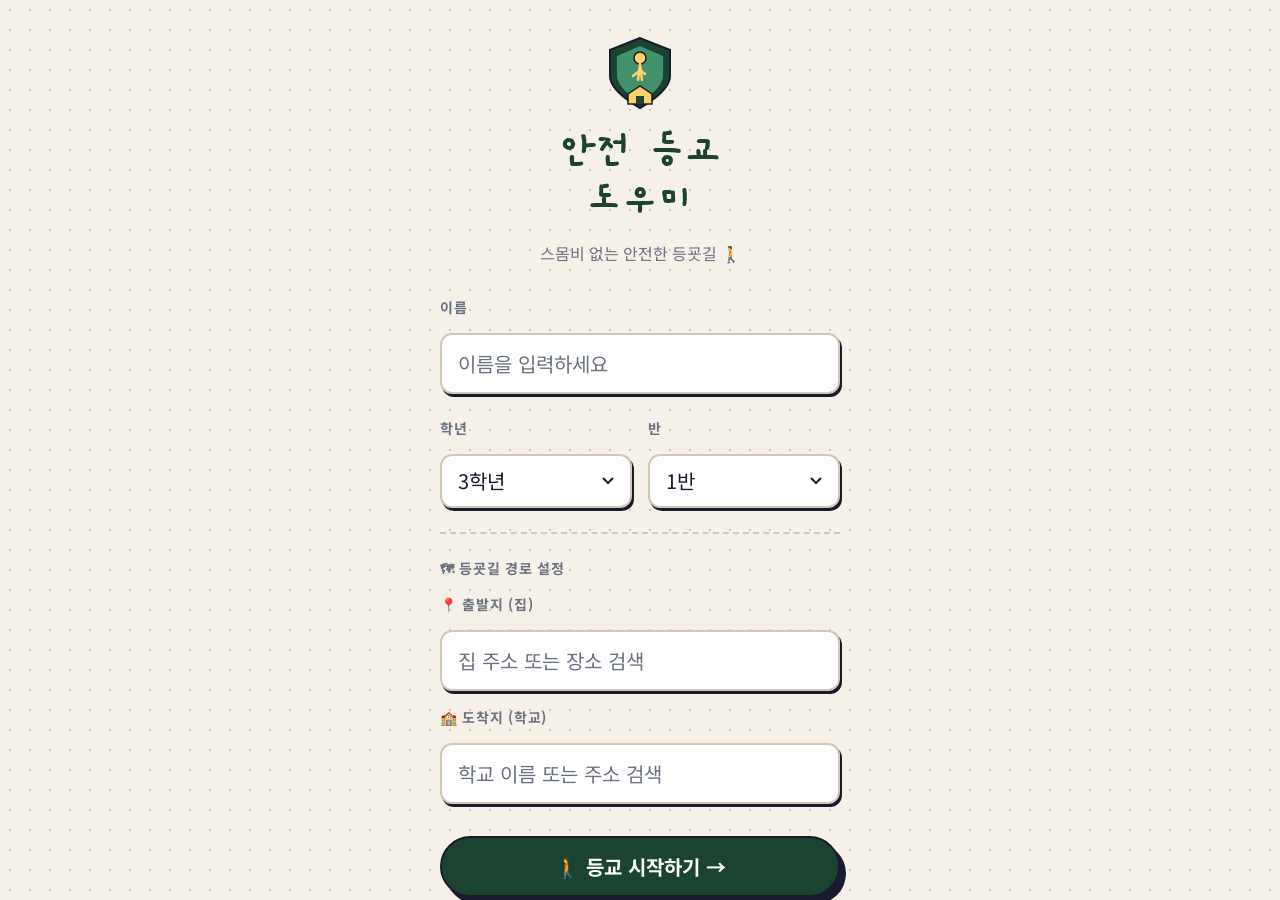
<file: index.html>
<!DOCTYPE html>
<html lang="ko">
<head>
  <meta charset="UTF-8">
  <meta name="viewport" content="width=device-width, initial-scale=1.0, user-scalable=no">
  <meta name="theme-color" content="#1B4332">
  <meta name="mobile-web-app-capable" content="yes">
  <meta name="apple-mobile-web-app-capable" content="yes">
  <meta name="apple-mobile-web-app-status-bar-style" content="black-translucent">
  <meta name="apple-mobile-web-app-title" content="안전 등교">
  <meta name="description" content="스몸비 방지 안전 등교 도우미 — 어린이 보행 안전 웹앱">
  <title>안전 등교 도우미</title>

  <link rel="manifest" href="manifest.json">
  <link rel="apple-touch-icon" href="assets/icons/icon-192.png">
  <link rel="icon" href="data:image/svg+xml,<svg xmlns='http://www.w3.org/2000/svg' viewBox='0 0 100 100'><text y='.9em' font-size='90'>🛡</text></svg>">

  <link rel="preconnect" href="https://fonts.googleapis.com">
  <link rel="preconnect" href="https://fonts.gstatic.com" crossorigin>
  <link href="https://fonts.googleapis.com/css2?family=Gaegu:wght@400;700&family=Noto+Sans+KR:wght@400;700;900&display=swap" rel="stylesheet">

  <link rel="stylesheet" href="css/variables.css">
  <link rel="stylesheet" href="css/main.css">
  <link rel="stylesheet" href="css/map.css">
  <link rel="stylesheet" href="css/overlay.css">
  <link rel="stylesheet" href="css/modal.css">
  <link rel="stylesheet" href="css/reward.css">
  <link rel="stylesheet" href="css/print.css">

  <!-- Replace YOUR_KAKAO_KEY with a real Kakao Map Web API key from https://developers.kakao.com -->
  <script type="text/javascript" src="//dapi.kakao.com/v2/maps/sdk.js?appkey=cc07f9499d84c9f7115d9b39155e00cc&autoload=false&libraries=services"></script>
</head>
<body>
  <div id="screen" role="main"></div>
  <div id="overlay-container" aria-live="assertive" aria-atomic="true"></div>
  <div id="modal-container"></div>
  <div id="permission-modal-container"></div>

  <script type="module" src="js/app.js"></script>
</body>
</html>
</file>
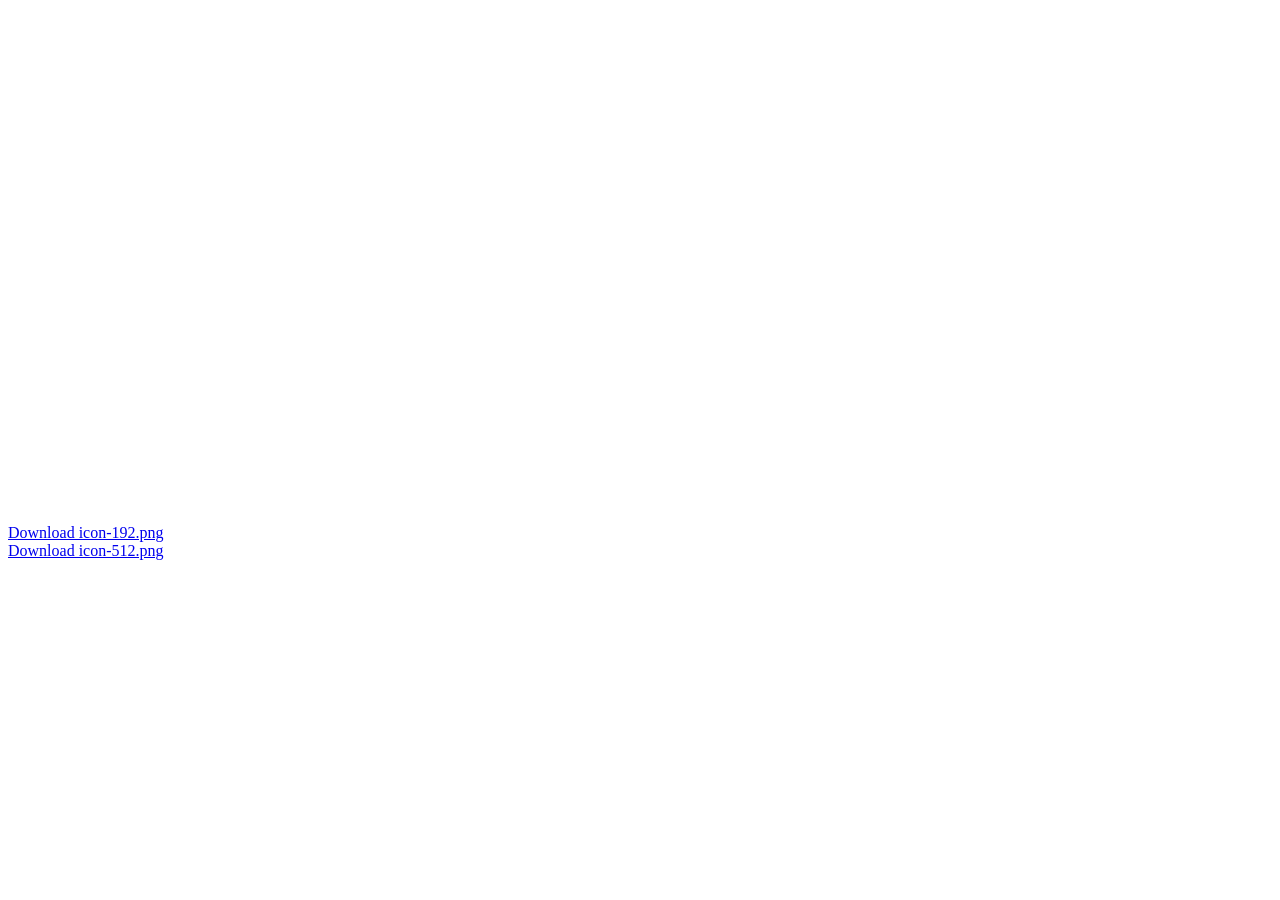
<file: assets/icons/generate-icons.html>
<!DOCTYPE html>
<html>
<head><title>Icon Generator</title></head>
<body>
<canvas id="c192" width="192" height="192"></canvas>
<canvas id="c512" width="512" height="512"></canvas>
<script>
function drawIcon(canvas) {
  const ctx = canvas.getContext('2d');
  const s = canvas.width;
  const r = s / 2;

  // Background
  ctx.fillStyle = '#F5F0E8';
  ctx.beginPath();
  ctx.roundRect(0, 0, s, s, s * 0.2);
  ctx.fill();

  // Shield
  ctx.fillStyle = '#1B4332';
  const sp = s * 0.12;
  ctx.beginPath();
  ctx.moveTo(r, sp);
  ctx.lineTo(sp, s * 0.3);
  ctx.lineTo(sp, s * 0.6);
  ctx.quadraticCurveTo(sp, s * 0.88, r, s - sp);
  ctx.quadraticCurveTo(s - sp, s * 0.88, s - sp, s * 0.6);
  ctx.lineTo(s - sp, s * 0.3);
  ctx.closePath();
  ctx.fill();

  // Inner shield
  ctx.fillStyle = '#40916C';
  const ip = s * 0.18;
  ctx.beginPath();
  ctx.moveTo(r, ip);
  ctx.lineTo(ip, s * 0.32);
  ctx.lineTo(ip, s * 0.58);
  ctx.quadraticCurveTo(ip, s * 0.83, r, s - ip);
  ctx.quadraticCurveTo(s - ip, s * 0.83, s - ip, s * 0.58);
  ctx.lineTo(s - ip, s * 0.32);
  ctx.closePath();
  ctx.fill();

  // Walking figure
  ctx.fillStyle = '#FFD166';
  ctx.beginPath();
  ctx.arc(r, s * 0.35, s * 0.08, 0, Math.PI * 2);
  ctx.fill();

  ctx.strokeStyle = '#FFD166';
  ctx.lineWidth = s * 0.04;
  ctx.lineCap = 'round';
  ctx.beginPath();
  ctx.moveTo(r, s * 0.43);
  ctx.lineTo(r - s*0.06, s * 0.62);
  ctx.moveTo(r, s * 0.43);
  ctx.lineTo(r + s*0.06, s * 0.62);
  ctx.moveTo(r - s*0.02, s * 0.52);
  ctx.lineTo(r - s*0.12, s * 0.57);
  ctx.moveTo(r + s*0.02, s * 0.5);
  ctx.lineTo(r + s*0.12, s * 0.55);
  ctx.stroke();

  return canvas.toDataURL('image/png');
}

const c192 = document.getElementById('c192');
const c512 = document.getElementById('c512');
const url192 = drawIcon(c192);
const url512 = drawIcon(c512);

// Show download links
document.body.innerHTML += `
  <br><a href="${url192}" download="icon-192.png">Download icon-192.png</a><br>
  <a href="${url512}" download="icon-512.png">Download icon-512.png</a>
`;
</script>
</body>
</html>
</file>
<file: css/variables.css>
:root {
  /* ── Palette ─────────────────────────────────────────── */
  --color-bg:           #F5F0E8;
  --color-surface:      #FFFFFF;
  --color-primary:      #1B4332;
  --color-primary-lt:   #40916C;
  --color-accent:       #FFD166;
  --color-accent-dark:  #F4A62A;
  --color-danger:       #EF233C;
  --color-danger-dark:  #B5001F;
  --color-text:         #1A1A2E;
  --color-text-muted:   #6B7280;
  --color-border:       #D1C9B8;
  --color-white:        #FFFFFF;

  /* ── Marker Colors ───────────────────────────────────── */
  --marker-parking:     #F72585;
  --marker-crossing:    #4361EE;
  --marker-corner:      #FB8500;

  /* ── Typography ──────────────────────────────────────── */
  --font-display: 'Gaegu', 'Noto Sans KR', sans-serif;
  --font-body:    'Noto Sans KR', sans-serif;

  /* Font sizes */
  --text-xs:   0.75rem;
  --text-sm:   0.875rem;
  --text-base: 1rem;
  --text-lg:   1.25rem;
  --text-xl:   1.5rem;
  --text-2xl:  2rem;
  --text-3xl:  2.75rem;
  --text-hero: 4rem;

  /* ── Spacing ─────────────────────────────────────────── */
  --space-1:  4px;
  --space-2:  8px;
  --space-3:  12px;
  --space-4:  16px;
  --space-5:  20px;
  --space-6:  24px;
  --space-8:  32px;
  --space-10: 40px;
  --space-12: 48px;
  --space-16: 64px;

  /* ── Radius ──────────────────────────────────────────── */
  --radius-sm:   6px;
  --radius-md:   12px;
  --radius-lg:   20px;
  --radius-xl:   32px;
  --radius-full: 9999px;

  /* ── Shadows (neobrutalist hard shadow) ──────────────── */
  --shadow-sm:  2px 3px 0px #1A1A2E;
  --shadow-md:  4px 5px 0px #1A1A2E;
  --shadow-lg:  6px 7px 0px #1A1A2E;
  --shadow-xl:  8px 9px 0px #1A1A2E;

  /* ── Motion ──────────────────────────────────────────── */
  --transition-fast:   120ms ease;
  --transition-base:   250ms ease;
  --transition-slow:   400ms ease;
  --blink-speed:       800ms;

  /* ── Z-index layers ──────────────────────────────────── */
  --z-map:      0;
  --z-markers:  10;
  --z-modal:    100;
  --z-overlay:  200;
  --z-toast:    300;
}
</file>
<file: css/main.css>
*, *::before, *::after {
  box-sizing: border-box;
  margin: 0;
  padding: 0;
}

html, body {
  height: 100%;
  overflow: hidden;
}

body {
  font-family: var(--font-body);
  font-size: var(--text-base);
  color: var(--color-text);
  background-color: var(--color-bg);
  -webkit-font-smoothing: antialiased;
  -moz-osx-font-smoothing: grayscale;
  touch-action: manipulation;
}

#screen {
  height: 100%;
  overflow-y: auto;
  -webkit-overflow-scrolling: touch;
}

/* ── Dotted background pattern ─── */
.bg-dotted {
  background-color: var(--color-bg);
  background-image: radial-gradient(circle, var(--color-border) 1px, transparent 1px);
  background-size: 20px 20px;
}

/* ── Buttons ─────────────────────────────────────────── */
.btn {
  display: inline-flex;
  align-items: center;
  justify-content: center;
  gap: var(--space-2);
  padding: 14px 28px;
  font-family: var(--font-body);
  font-size: var(--text-lg);
  font-weight: 700;
  border: 2px solid var(--color-text);
  border-radius: var(--radius-xl);
  cursor: pointer;
  text-decoration: none;
  transition: transform var(--transition-fast), box-shadow var(--transition-fast);
  user-select: none;
  -webkit-tap-highlight-color: transparent;
  min-height: 52px;
}

.btn:active {
  transform: translate(4px, 5px);
  box-shadow: none !important;
}

.btn-primary {
  background: var(--color-primary);
  color: var(--color-white);
  box-shadow: var(--shadow-lg);
}

.btn-primary:hover {
  background: var(--color-primary-lt);
}

.btn-secondary {
  background: var(--color-accent);
  color: var(--color-text);
  box-shadow: var(--shadow-md);
}

.btn-ghost {
  background: transparent;
  color: var(--color-primary);
  border-color: var(--color-primary);
  box-shadow: var(--shadow-sm);
}

.btn-danger {
  background: var(--color-white);
  color: var(--color-danger);
  border-color: var(--color-danger);
  box-shadow: var(--shadow-md);
}

.btn--full {
  width: 100%;
}

.btn--icon-only {
  padding: 0;
  width: 44px;
  height: 44px;
  border-radius: var(--radius-full);
}

/* ── Badges ──────────────────────────────────────────── */
.badge {
  display: inline-flex;
  align-items: center;
  gap: var(--space-1);
  padding: 4px 12px;
  border-radius: var(--radius-full);
  font-size: var(--text-sm);
  font-weight: 700;
  border: 2px solid currentColor;
}

.badge--safe {
  background: #D8F3DC;
  color: var(--color-primary);
}

.badge--warning {
  background: #FFF3CD;
  color: #856404;
  border-color: #856404;
}

.badge--danger {
  background: #FCE4EC;
  color: var(--color-danger);
}

/* ── Inputs ──────────────────────────────────────────── */
.input {
  width: 100%;
  padding: 14px 16px;
  font-family: var(--font-body);
  font-size: var(--text-lg);
  color: var(--color-text);
  border: 2px solid var(--color-border);
  border-radius: var(--radius-md);
  box-shadow: var(--shadow-sm);
  background: var(--color-surface);
  transition: border-color var(--transition-fast), box-shadow var(--transition-fast);
  appearance: none;
  -webkit-appearance: none;
}

.input:focus {
  outline: none;
  border-color: var(--color-primary);
  box-shadow: var(--shadow-md);
}

.input::placeholder {
  color: var(--color-text-muted);
}

select.input {
  background-image: url("data:image/svg+xml,%3Csvg xmlns='http://www.w3.org/2000/svg' width='12' height='8' viewBox='0 0 12 8'%3E%3Cpath d='M1 1l5 5 5-5' stroke='%231A1A2E' stroke-width='2' fill='none'/%3E%3C/svg%3E");
  background-repeat: no-repeat;
  background-position: right 16px center;
  padding-right: 44px;
}

label {
  display: block;
  font-size: var(--text-sm);
  font-weight: 700;
  color: var(--color-text-muted);
  margin-bottom: var(--space-2);
  text-transform: uppercase;
  letter-spacing: 0.05em;
}

.form-group {
  display: flex;
  flex-direction: column;
  gap: var(--space-2);
}

.form-row {
  display: grid;
  grid-template-columns: 1fr 1fr;
  gap: var(--space-4);
}

/* ── Animations ──────────────────────────────────────── */
@keyframes blink {
  0%, 100% { opacity: 1; }
  50%       { opacity: 0.2; }
}

@keyframes pulse {
  0%   { transform: scale(1);   opacity: 1; }
  50%  { transform: scale(1.4); opacity: 0.5; }
  100% { transform: scale(1);   opacity: 1; }
}

@keyframes fall {
  0%   { transform: translateY(-20px) rotate(0deg);   opacity: 1; }
  100% { transform: translateY(100vh) rotate(720deg); opacity: 0; }
}

@keyframes slideUp {
  from { transform: translateY(20px); opacity: 0; }
  to   { transform: translateY(0);    opacity: 1; }
}

@keyframes fadeIn {
  from { opacity: 0; }
  to   { opacity: 1; }
}

@keyframes scaleIn {
  from { transform: scale(0.8); opacity: 0; }
  to   { transform: scale(1);   opacity: 1; }
}

@keyframes bounceIn {
  0%   { transform: scale(0);   opacity: 0; }
  60%  { transform: scale(1.1); opacity: 1; }
  100% { transform: scale(1);   opacity: 1; }
}

/* ── Location Search Dropdown ────────────────────────── */
.loc-dropdown {
  display: none;
  position: absolute;
  top: calc(100% + 6px);
  left: 0;
  right: 0;
  list-style: none;
  background: var(--color-surface);
  border: 2px solid var(--color-text);
  border-radius: var(--radius-lg);
  box-shadow: var(--shadow-xl);
  z-index: 600;
  max-height: 320px;
  overflow-y: auto;
  -webkit-overflow-scrolling: touch;
  animation: slideUp 0.15s ease;
}

.loc-dropdown.open {
  display: block;
}

.loc-dropdown__item {
  display: flex;
  align-items: center;
  gap: var(--space-3);
  padding: 12px var(--space-4);
  cursor: pointer;
  border-bottom: 1px solid var(--color-border);
  transition: background var(--transition-fast);
  user-select: none;
}

.loc-dropdown__item:last-child {
  border-bottom: none;
}

.loc-dropdown__item:hover,
.loc-dropdown__item--active {
  background: #F0F9F4;
}

.loc-dropdown__pin {
  font-size: 18px;
  flex-shrink: 0;
  width: 28px;
  text-align: center;
}

.loc-dropdown__text {
  flex: 1;
  min-width: 0;
  display: flex;
  flex-direction: column;
  gap: 2px;
}

.loc-dropdown__name {
  font-size: var(--text-base);
  font-weight: 700;
  color: var(--color-text);
  white-space: nowrap;
  overflow: hidden;
  text-overflow: ellipsis;
}

.loc-dropdown__addr {
  font-size: var(--text-xs);
  color: var(--color-text-muted);
  white-space: nowrap;
  overflow: hidden;
  text-overflow: ellipsis;
}

.loc-dropdown__category {
  font-size: var(--text-xs);
  color: var(--color-primary);
  background: #D8F3DC;
  padding: 2px 7px;
  border-radius: var(--radius-full);
  white-space: nowrap;
  flex-shrink: 0;
  font-weight: 700;
}

.loc-dropdown__empty {
  padding: var(--space-5) var(--space-4);
  font-size: var(--text-sm);
  color: var(--color-text-muted);
  text-align: center;
}

.location-selected-chip {
  display: inline-flex;
  align-items: center;
  gap: var(--space-2);
  margin-top: var(--space-2);
  padding: 4px 10px;
  background: #D8F3DC;
  border: 2px solid var(--color-primary);
  border-radius: var(--radius-full);
  font-size: var(--text-sm);
  font-weight: 700;
  color: var(--color-primary);
}

/* ── Setup Screen ────────────────────────────────────── */
.setup-screen {
  display: flex;
  flex-direction: column;
  align-items: center;
  justify-content: flex-start;
  min-height: 100%;
  padding: var(--space-8) var(--space-6);
  gap: var(--space-8);
}

.setup-screen__hero {
  display: flex;
  flex-direction: column;
  align-items: center;
  gap: var(--space-4);
  text-align: center;
}

.setup-screen__logo {
  width: 80px;
  height: 80px;
}

.setup-screen__title {
  font-family: var(--font-display);
  font-size: var(--text-3xl);
  font-weight: 700;
  color: var(--color-primary);
  line-height: 1.1;
}

.setup-screen__subtitle {
  font-size: var(--text-base);
  color: var(--color-text-muted);
}

.setup-screen__form {
  width: 100%;
  max-width: 400px;
  display: flex;
  flex-direction: column;
  gap: var(--space-6);
}

.setup-screen__actions {
  width: 100%;
  max-width: 400px;
  display: flex;
  flex-direction: column;
  gap: var(--space-3);
}

/* ── Arrival Screen ──────────────────────────────────── */
.arrival-screen {
  display: flex;
  flex-direction: column;
  align-items: center;
  padding: var(--space-8) var(--space-6);
  gap: var(--space-6);
  min-height: 100%;
  position: relative;
  overflow: hidden;
}

.arrival-screen__header {
  text-align: center;
}

.arrival-screen__emoji {
  font-size: 64px;
  display: block;
  margin-bottom: var(--space-4);
  animation: bounceIn 0.6s ease;
}

.arrival-screen__title {
  font-family: var(--font-display);
  font-size: var(--text-3xl);
  font-weight: 700;
  color: var(--color-primary);
}

.arrival-screen__subtitle {
  font-size: var(--text-lg);
  color: var(--color-text-muted);
  margin-top: var(--space-2);
}

.score-card {
  width: 100%;
  max-width: 400px;
  background: var(--color-surface);
  border: 3px solid var(--color-text);
  border-radius: var(--radius-xl);
  box-shadow: var(--shadow-xl);
  overflow: hidden;
  animation: slideUp 0.4s ease;
}

.score-row {
  display: flex;
  align-items: center;
  justify-content: space-between;
  padding: var(--space-4) var(--space-6);
  border-bottom: 2px solid var(--color-border);
  opacity: 0;
  transform: translateX(-20px);
}

.score-row.animate-in {
  animation: slideRight 0.3s ease forwards;
}

@keyframes slideRight {
  from { transform: translateX(-20px); opacity: 0; }
  to   { transform: translateX(0);     opacity: 1; }
}

.score-row__label {
  font-size: var(--text-base);
  color: var(--color-text-muted);
}

.score-row__points {
  font-size: var(--text-lg);
  font-weight: 700;
  color: var(--color-primary);
}

.score-row__check {
  font-size: var(--text-xl);
  opacity: 0;
}

.score-row__check.earned {
  opacity: 1;
  animation: bounceIn 0.4s ease;
}

.score-row--missed .score-row__points {
  color: var(--color-text-muted);
  text-decoration: line-through;
}

.score-total {
  padding: var(--space-5) var(--space-6);
  background: var(--color-primary);
  color: var(--color-white);
}

.score-total__pts {
  font-family: var(--font-display);
  font-size: var(--text-2xl);
  font-weight: 700;
}

.score-total__label {
  font-size: var(--text-sm);
  opacity: 0.8;
  margin-bottom: var(--space-3);
}

.progress-bar-wrap {
  margin-top: var(--space-3);
}

.progress-bar-label {
  display: flex;
  justify-content: space-between;
  font-size: var(--text-sm);
  opacity: 0.85;
  margin-bottom: var(--space-2);
}

.progress-bar {
  height: 12px;
  background: rgba(255,255,255,0.25);
  border-radius: var(--radius-full);
  overflow: hidden;
}

.progress-bar__fill {
  height: 100%;
  background: var(--color-accent);
  border-radius: var(--radius-full);
  width: 0%;
  transition: width 1s ease;
}

.arrival-screen__actions {
  width: 100%;
  max-width: 400px;
  display: flex;
  gap: var(--space-3);
}

.arrival-screen__actions .btn {
  flex: 1;
}

/* ── Confetti ─────────────────────────────────────────── */
.confetti-piece {
  position: fixed;
  width: 10px;
  height: 10px;
  border-radius: 2px;
  pointer-events: none;
  z-index: 1000;
  animation: fall linear forwards;
}

/* ── Reward Screen ───────────────────────────────────── */
.reward-screen {
  display: flex;
  flex-direction: column;
  align-items: center;
  padding: var(--space-8) var(--space-6);
  gap: var(--space-6);
  min-height: 100%;
}

.reward-screen__header {
  text-align: center;
}

.reward-screen__title {
  font-family: var(--font-display);
  font-size: var(--text-2xl);
  font-weight: 700;
  color: var(--color-primary);
}

.reward-screen__subtitle {
  font-size: var(--text-base);
  color: var(--color-text-muted);
  margin-top: var(--space-2);
}

.certificate-container {
  width: 100%;
  max-width: 500px;
  border: 3px solid var(--color-text);
  border-radius: var(--radius-lg);
  box-shadow: var(--shadow-xl);
  overflow: hidden;
}

.certificate-container canvas {
  width: 100%;
  height: auto;
  display: block;
}

.reward-screen__actions {
  width: 100%;
  max-width: 400px;
  display: flex;
  flex-direction: column;
  gap: var(--space-3);
}

/* ── Permission Modal ────────────────────────────────── */
.permission-modal-backdrop {
  position: fixed;
  inset: 0;
  background: rgba(0,0,0,0.6);
  backdrop-filter: blur(4px);
  z-index: var(--z-modal);
  display: flex;
  align-items: flex-end;
  padding: var(--space-4);
  animation: fadeIn 0.2s ease;
}

.permission-modal {
  width: 100%;
  max-width: 480px;
  margin: 0 auto;
  background: var(--color-surface);
  border: 3px solid var(--color-text);
  border-radius: var(--radius-xl);
  box-shadow: var(--shadow-xl);
  padding: var(--space-8);
  display: flex;
  flex-direction: column;
  gap: var(--space-6);
  animation: slideUp 0.3s ease;
}

.permission-modal__title {
  font-family: var(--font-display);
  font-size: var(--text-2xl);
  font-weight: 700;
  color: var(--color-text);
}

.permission-modal__body {
  font-size: var(--text-base);
  color: var(--color-text-muted);
  line-height: 1.6;
}

.permission-modal__list {
  display: flex;
  flex-direction: column;
  gap: var(--space-3);
  list-style: none;
}

.permission-modal__list li {
  display: flex;
  align-items: center;
  gap: var(--space-3);
  font-size: var(--text-base);
  font-weight: 700;
  color: var(--color-text);
}

.permission-modal__list li span {
  font-size: var(--text-xl);
}

/* ── Error / Unavailable state ───────────────────────── */
.sensor-unavailable {
  display: flex;
  flex-direction: column;
  align-items: center;
  justify-content: center;
  padding: var(--space-8);
  text-align: center;
  gap: var(--space-4);
  height: 100%;
}

.sensor-unavailable__icon {
  font-size: 48px;
}

.sensor-unavailable__title {
  font-family: var(--font-display);
  font-size: var(--text-xl);
  font-weight: 700;
  color: var(--color-text);
}

.sensor-unavailable__desc {
  font-size: var(--text-base);
  color: var(--color-text-muted);
  line-height: 1.6;
}

/* ── Demo sim panel ──────────────────────────────────── */
.sim-panel {
  position: fixed;
  bottom: var(--space-4);
  right: var(--space-4);
  z-index: 999;
  display: flex;
  flex-direction: column;
  gap: var(--space-2);
  align-items: flex-end;
}

.sim-panel__toggle {
  background: var(--color-text);
  color: var(--color-white);
  border: none;
  border-radius: var(--radius-full);
  width: 44px;
  height: 44px;
  font-size: 20px;
  cursor: pointer;
  display: flex;
  align-items: center;
  justify-content: center;
  box-shadow: var(--shadow-md);
}

.sim-panel__controls {
  display: none;
  flex-direction: column;
  gap: var(--space-2);
  background: var(--color-surface);
  border: 2px solid var(--color-text);
  border-radius: var(--radius-lg);
  padding: var(--space-4);
  box-shadow: var(--shadow-xl);
  min-width: 180px;
}

.sim-panel__controls.open {
  display: flex;
}

.sim-panel__controls button {
  font-size: var(--text-sm);
  padding: var(--space-2) var(--space-3);
  border: 2px solid var(--color-text);
  border-radius: var(--radius-md);
  background: var(--color-bg);
  cursor: pointer;
  font-family: var(--font-body);
  font-weight: 700;
}

.sim-panel__controls button:active {
  background: var(--color-primary);
  color: var(--color-white);
}
</file>
<file: css/map.css>
.map-screen {
  display: flex;
  flex-direction: column;
  height: 100%;
  position: relative;
}

/* ── Status Bar ──────────────────────────────────────── */
.map-statusbar {
  position: absolute;
  top: 0;
  left: 0;
  right: 0;
  z-index: var(--z-markers);
  background: var(--color-primary);
  color: var(--color-white);
  padding: var(--space-3) var(--space-4);
  border-radius: 0 0 var(--radius-lg) var(--radius-lg);
  display: flex;
  align-items: center;
  justify-content: space-between;
  box-shadow: 0 4px 12px rgba(0,0,0,0.25);
}

.map-statusbar__distance {
  display: flex;
  align-items: center;
  gap: var(--space-2);
  font-size: var(--text-lg);
  font-weight: 700;
}

.map-statusbar__right {
  display: flex;
  align-items: center;
  gap: var(--space-3);
}

.map-statusbar__time {
  font-size: var(--text-sm);
  opacity: 0.85;
}

.map-statusbar__mode {
  display: flex;
  align-items: center;
  gap: var(--space-1);
  padding: 4px 10px;
  border-radius: var(--radius-full);
  font-size: var(--text-sm);
  font-weight: 700;
  border: 2px solid rgba(255,255,255,0.4);
}

.map-statusbar__mode--safe {
  background: rgba(216,243,220,0.2);
  color: #D8F3DC;
}

.map-statusbar__mode--warning {
  background: rgba(255,243,205,0.2);
  color: #FFF3CD;
}

/* ── Map Container ───────────────────────────────────── */
.map-container {
  flex: 1;
  position: relative;
  z-index: var(--z-map);
  min-height: 0; /* fixes flex child collapsing in some browsers */
}

#kakao-map {
  width: 100%;
  height: 100%;
  min-height: 400px; /* Kakao needs a real pixel size to render */
}

/* ── Demo map fallback ───────────────────────────────── */
.demo-map {
  width: 100%;
  height: 100%;
  background: #E8F0E8;
  display: flex;
  flex-direction: column;
  align-items: center;
  justify-content: center;
  gap: var(--space-4);
  padding: var(--space-8);
  text-align: center;
}

.demo-map__notice {
  background: var(--color-surface);
  border: 2px solid var(--color-border);
  border-radius: var(--radius-lg);
  padding: var(--space-4);
  max-width: 300px;
  box-shadow: var(--shadow-md);
}

.demo-map__notice h3 {
  font-size: var(--text-base);
  color: var(--color-text);
  margin-bottom: var(--space-2);
}

.demo-map__notice p {
  font-size: var(--text-sm);
  color: var(--color-text-muted);
  line-height: 1.5;
}

.demo-map__zones {
  display: flex;
  flex-direction: column;
  gap: var(--space-3);
  width: 100%;
  max-width: 360px;
}

.demo-zone-card {
  display: flex;
  align-items: center;
  gap: var(--space-3);
  background: var(--color-surface);
  border: 2px solid var(--color-border);
  border-radius: var(--radius-md);
  padding: var(--space-3) var(--space-4);
  cursor: pointer;
  transition: transform var(--transition-fast), box-shadow var(--transition-fast);
  box-shadow: var(--shadow-sm);
  text-align: left;
}

.demo-zone-card:active {
  transform: translate(2px, 3px);
  box-shadow: none;
}

.demo-zone-card__dot {
  width: 16px;
  height: 16px;
  border-radius: var(--radius-full);
  flex-shrink: 0;
  border: 2px solid var(--color-text);
}

.demo-zone-card__title {
  font-size: var(--text-sm);
  font-weight: 700;
  color: var(--color-text);
}

/* ── User Position Marker (pulsing dot) ──────────────── */
.user-position-marker {
  width: 20px;
  height: 20px;
  background: var(--color-primary-lt);
  border: 3px solid var(--color-white);
  border-radius: 50%;
  box-shadow: 0 0 0 0 rgba(64, 145, 108, 0.5);
  animation: pulse 2s ease-in-out infinite;
  position: relative;
}

/* ── Bottom Hazard Chip ───────────────────────────────── */
.hazard-chip {
  position: absolute;
  bottom: var(--space-6);
  left: var(--space-4);
  right: var(--space-4);
  z-index: var(--z-markers);
  background: rgba(255,255,255,0.95);
  backdrop-filter: blur(8px);
  border: 2px solid var(--color-accent);
  border-radius: var(--radius-lg);
  box-shadow: var(--shadow-md);
  padding: var(--space-4) var(--space-5);
  display: flex;
  align-items: center;
  gap: var(--space-3);
  transform: translateY(120px);
  transition: transform var(--transition-slow);
  pointer-events: none;
}

.hazard-chip.visible {
  transform: translateY(0);
}

.hazard-chip__icon {
  font-size: var(--text-xl);
  flex-shrink: 0;
}

.hazard-chip__info {
  flex: 1;
}

.hazard-chip__title {
  font-size: var(--text-base);
  font-weight: 700;
  color: var(--color-text);
}

.hazard-chip__dist {
  font-size: var(--text-sm);
  color: var(--color-text-muted);
}

/* ── Kakao Map custom marker label ───────────────────── */
.map-marker-label {
  background: var(--color-surface);
  border: 2px solid var(--color-text);
  border-radius: var(--radius-sm);
  padding: 2px 8px;
  font-size: var(--text-xs);
  font-weight: 700;
  white-space: nowrap;
  box-shadow: var(--shadow-sm);
}
</file>
<file: css/overlay.css>
.overlay {
  position: fixed;
  inset: 0;
  background: var(--color-danger);
  z-index: var(--z-overlay);
  pointer-events: none;
  display: flex;
  flex-direction: column;
  align-items: center;
  justify-content: center;
  gap: var(--space-10);
  opacity: 0;
  transition: opacity 150ms ease;
}

.overlay.active {
  opacity: 1;
}

.overlay.exiting {
  animation: overlayExit 300ms ease forwards;
}

@keyframes overlayExit {
  from { transform: translateY(0); opacity: 1; }
  to   { transform: translateY(-100%); opacity: 0; }
}

.overlay__icon {
  font-size: 80px;
  animation: walkBounce 0.8s ease-in-out infinite alternate;
}

@keyframes walkBounce {
  from { transform: translateY(0); }
  to   { transform: translateY(-8px); }
}

.overlay__warning {
  color: var(--color-white);
  font-family: var(--font-display);
  font-size: var(--text-hero);
  font-weight: 900;
  text-align: center;
  line-height: 1.1;
  animation: blink var(--blink-speed) step-start infinite;
  padding: 0 var(--space-6);
  text-shadow: 0 2px 8px rgba(0,0,0,0.3);
}

.overlay__sub {
  color: rgba(255,255,255,0.85);
  font-size: var(--text-xl);
  font-weight: 700;
  text-align: center;
}

.overlay__emergency {
  pointer-events: auto;
  display: flex;
  align-items: center;
  justify-content: center;
  gap: var(--space-2);
  background: var(--color-white);
  color: var(--color-danger);
  font-family: var(--font-body);
  font-size: var(--text-xl);
  font-weight: 700;
  padding: var(--space-4) var(--space-10);
  border-radius: var(--radius-full);
  border: 3px solid var(--color-white);
  text-decoration: none;
  box-shadow: 0 0 0 4px rgba(255,255,255,0.3), 0 0 0 8px rgba(255,255,255,0.1);
  animation: emergencyPulse 2s ease infinite;
  -webkit-tap-highlight-color: transparent;
}

.overlay__emergency:active {
  transform: scale(0.96);
}

@keyframes emergencyPulse {
  0%   { box-shadow: 0 0 0 4px rgba(255,255,255,0.3), 0 0 0 8px rgba(255,255,255,0.1); }
  50%  { box-shadow: 0 0 0 8px rgba(255,255,255,0.4), 0 0 0 16px rgba(255,255,255,0.15); }
  100% { box-shadow: 0 0 0 4px rgba(255,255,255,0.3), 0 0 0 8px rgba(255,255,255,0.1); }
}
</file>
<file: css/modal.css>
.modal-backdrop {
  position: fixed;
  inset: 0;
  background: rgba(0,0,0,0.6);
  backdrop-filter: blur(4px);
  z-index: var(--z-modal);
  display: flex;
  align-items: flex-end;
  padding: var(--space-4);
  animation: fadeIn 0.2s ease;
}

.modal {
  width: 100%;
  max-width: 480px;
  margin: 0 auto;
  background: var(--color-surface);
  border: 3px solid var(--color-text);
  border-radius: var(--radius-xl);
  box-shadow: var(--shadow-xl);
  overflow: hidden;
  animation: slideUp 0.25s ease;
}

.modal__image {
  width: 100%;
  height: 180px;
  object-fit: cover;
  display: block;
  background: var(--color-border);
}

.modal__image-placeholder {
  width: 100%;
  height: 180px;
  display: flex;
  align-items: center;
  justify-content: center;
  font-size: 64px;
}

.modal__image-placeholder--parking   { background: #FFF0F5; }
.modal__image-placeholder--crossing  { background: #F0F2FF; }
.modal__image-placeholder--corner    { background: #FFF5E6; }

.modal__body {
  padding: var(--space-6);
  display: flex;
  flex-direction: column;
  gap: var(--space-5);
}

.modal__header {
  display: flex;
  align-items: flex-start;
  gap: var(--space-3);
}

.modal__type-badge {
  display: inline-flex;
  align-items: center;
  gap: var(--space-1);
  padding: 4px 10px;
  border-radius: var(--radius-full);
  font-size: var(--text-sm);
  font-weight: 700;
  color: var(--color-white);
  white-space: nowrap;
}

.modal__type-badge--illegal-parking  { background: var(--marker-parking); }
.modal__type-badge--unsignaled-crossing { background: var(--marker-crossing); }
.modal__type-badge--blind-corner     { background: var(--marker-corner); }

.modal__title {
  font-family: var(--font-display);
  font-size: var(--text-xl);
  font-weight: 700;
  color: var(--color-text);
  line-height: 1.3;
}

.modal__description {
  font-size: var(--text-base);
  color: var(--color-text-muted);
  line-height: 1.6;
}

.modal__tip {
  border-left: 4px solid var(--color-accent);
  padding: var(--space-3) var(--space-4);
  background: rgba(255,209,102,0.1);
  border-radius: 0 var(--radius-md) var(--radius-md) 0;
}

.modal__tip-label {
  font-size: var(--text-xs);
  font-weight: 700;
  text-transform: uppercase;
  letter-spacing: 0.08em;
  color: var(--color-accent-dark);
  margin-bottom: var(--space-2);
}

.modal__tip-text {
  font-size: var(--text-base);
  color: var(--color-text);
  line-height: 1.6;
  font-weight: 700;
}

.modal__close {
  display: flex;
  align-items: center;
  justify-content: center;
  width: 100%;
  padding: var(--space-4);
  background: var(--color-text);
  color: var(--color-white);
  border: none;
  font-family: var(--font-body);
  font-size: var(--text-lg);
  font-weight: 700;
  cursor: pointer;
  transition: background var(--transition-fast);
  -webkit-tap-highlight-color: transparent;
}

.modal__close:active {
  background: var(--color-primary);
}
</file>
<file: css/reward.css>
.certificate-wrapper {
  display: flex;
  flex-direction: column;
  align-items: center;
  gap: var(--space-6);
  width: 100%;
  padding: var(--space-6);
  animation: fadeIn 0.4s ease;
}

.certificate-wrapper__badge {
  font-size: 56px;
  animation: bounceIn 0.6s ease;
}

.certificate-wrapper__title {
  font-family: var(--font-display);
  font-size: var(--text-2xl);
  font-weight: 700;
  color: var(--color-primary);
  text-align: center;
}

.certificate-wrapper__desc {
  font-size: var(--text-sm);
  color: var(--color-text-muted);
  text-align: center;
}

.certificate-frame-outer {
  width: 100%;
  max-width: 520px;
  border: 3px solid var(--color-text);
  border-radius: var(--radius-lg);
  overflow: hidden;
  box-shadow: var(--shadow-xl);
  animation: scaleIn 0.5s ease;
}

.certificate-frame-outer canvas {
  width: 100%;
  height: auto;
  display: block;
}

.locked-state {
  width: 100%;
  max-width: 400px;
  text-align: center;
  display: flex;
  flex-direction: column;
  align-items: center;
  gap: var(--space-5);
  padding: var(--space-8);
  background: var(--color-surface);
  border: 3px solid var(--color-border);
  border-radius: var(--radius-xl);
  box-shadow: var(--shadow-md);
}

.locked-state__icon {
  font-size: 56px;
}

.locked-state__title {
  font-family: var(--font-display);
  font-size: var(--text-xl);
  font-weight: 700;
  color: var(--color-text);
}

.locked-state__desc {
  font-size: var(--text-base);
  color: var(--color-text-muted);
  line-height: 1.6;
}

.locked-state__progress {
  width: 100%;
}

.locked-progress-bar {
  height: 16px;
  background: var(--color-border);
  border-radius: var(--radius-full);
  overflow: hidden;
  border: 2px solid var(--color-text);
}

.locked-progress-bar__fill {
  height: 100%;
  background: var(--color-primary);
  border-radius: var(--radius-full);
  transition: width 1s ease;
}

.locked-progress-label {
  font-size: var(--text-sm);
  font-weight: 700;
  color: var(--color-text-muted);
  margin-top: var(--space-2);
}
</file>
<file: css/print.css>
@media print {
  body > *:not(#screen) { display: none !important; }

  #screen > *:not(.certificate-print-root) { display: none !important; }

  .certificate-print-root {
    display: block !important;
    width: 297mm;
    height: 210mm;
    margin: 0;
    padding: 0;
  }

  .certificate-frame-outer {
    width: 100% !important;
    max-width: none !important;
    border: none !important;
    border-radius: 0 !important;
    box-shadow: none !important;
  }

  .certificate-frame-outer canvas {
    width: 297mm !important;
    height: 210mm !important;
  }

  .reward-screen__header,
  .reward-screen__actions,
  .certificate-wrapper__badge,
  .certificate-wrapper__title,
  .certificate-wrapper__desc {
    display: none !important;
  }

  @page {
    size: A4 landscape;
    margin: 0;
  }
}
</file>
